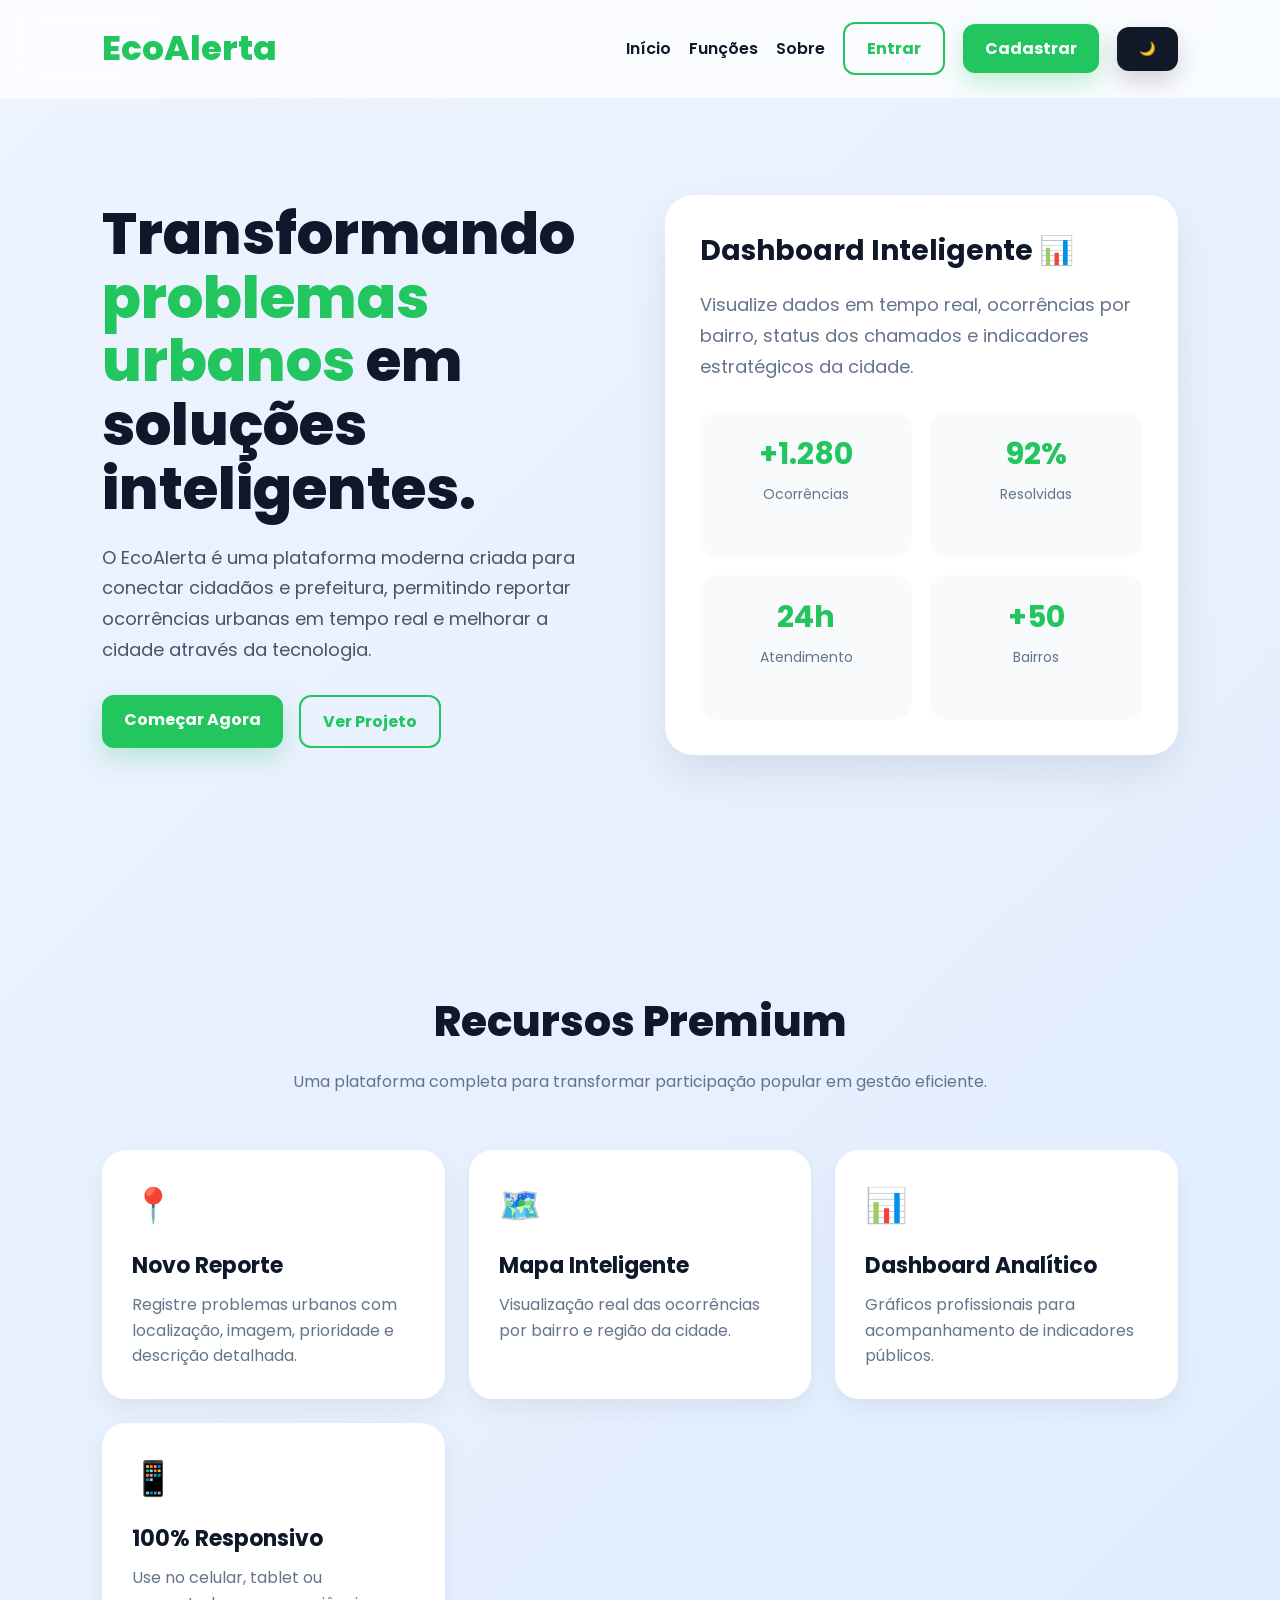
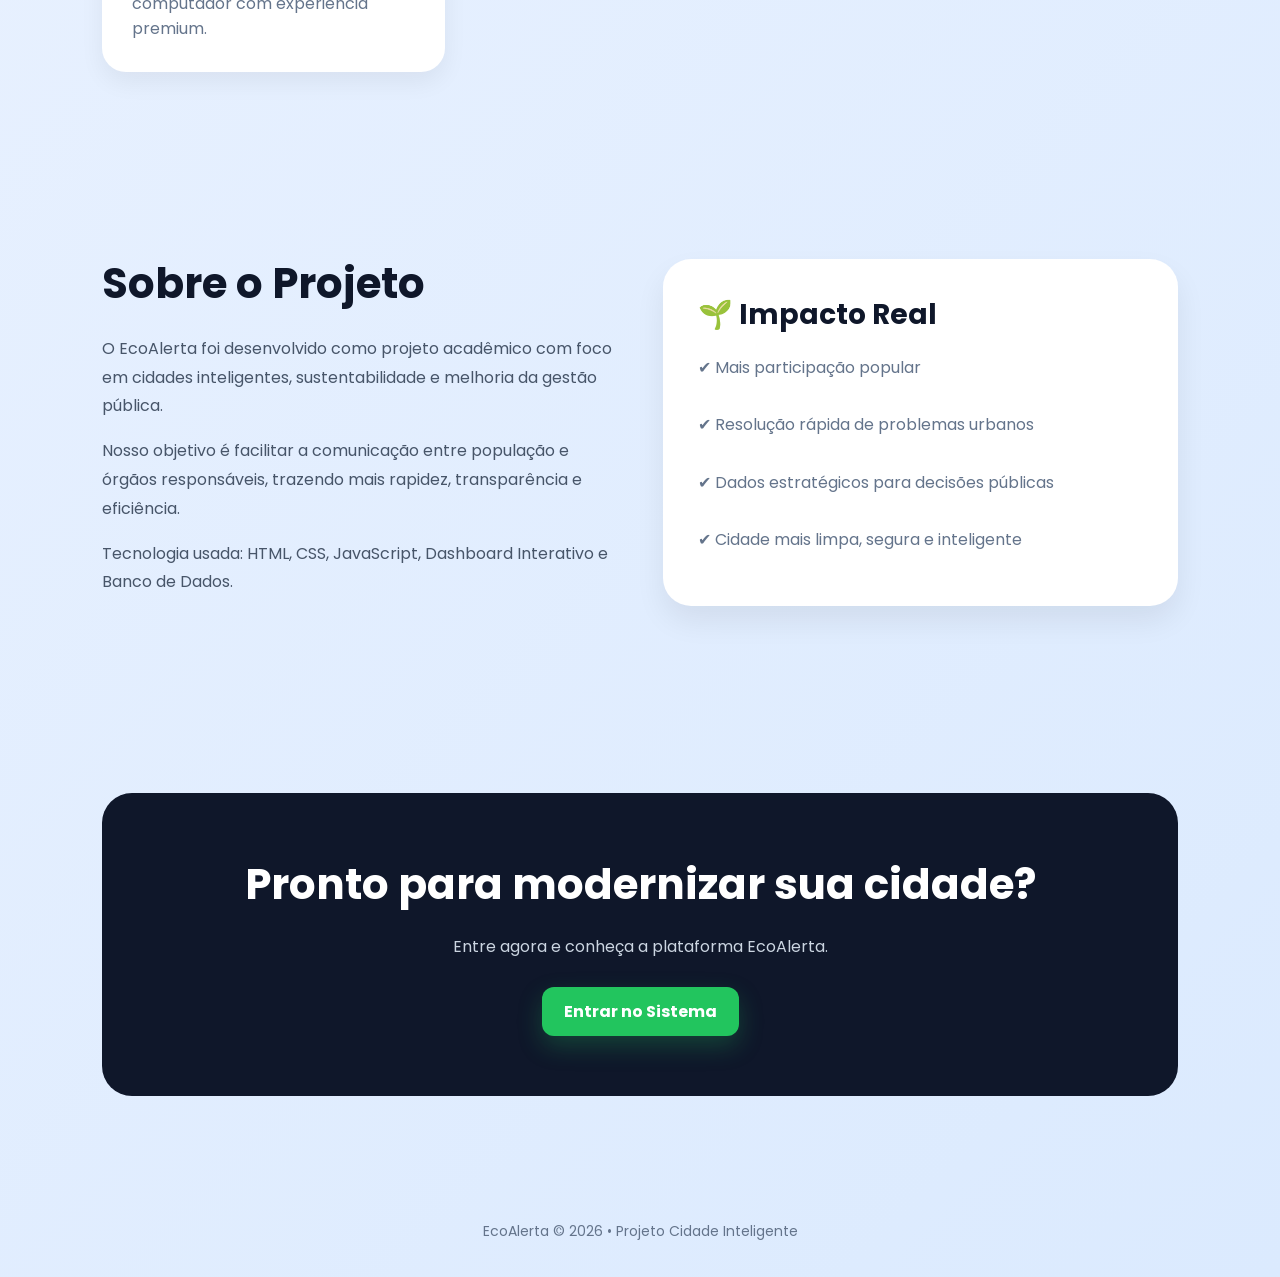
<file: frontend/pagina inicial/index.html>
<!DOCTYPE html>
<html lang="pt-br">
<head>
<meta charset="UTF-8">
<meta name="viewport" content="width=device-width, initial-scale=1.0">
<link rel="stylesheet" href="styles.css">
<title>EcoAlerta | Cidade Inteligente</title>

<link rel="preconnect" href="https://fonts.googleapis.com">
<link href="https://fonts.googleapis.com/css2?family=Poppins:wght@300;400;500;600;700;800&display=swap" rel="stylesheet">


</head>
<body>

    <div id="loader">
<div class="spin"></div>
<h2>EcoAlerta</h2>
</div>



<header>
<div class="logo">EcoAlerta</div>

<nav>
<a href="#inicio">Início</a>
<a href="#funcoes">Funções</a>
<a href="#sobre">Sobre</a>
<a href="../login/login.html" class="btn btn-outline">Entrar</a>
<a href="../login/login.html" class="btn btn-green">Cadastrar</a>
<button class="btn btn-theme" id="themeBtn" onclick="darkMode()">🌙</button>
</nav>
</header>

<!-- HERO -->
<section class="hero" id="inicio">

<div>
<h1>Transformando <span>problemas urbanos</span> em soluções inteligentes.</h1>

<p>
O EcoAlerta é uma plataforma moderna criada para conectar cidadãos e prefeitura, permitindo reportar ocorrências urbanas em tempo real e melhorar a cidade através da tecnologia.
</p>

<div class="hero-buttons">
<a href="../login/login.html" class="btn btn-green">Começar Agora</a>
<a href="#sobre" class="btn btn-outline">Ver Projeto</a>
</div>
</div>

<div class="hero-card">
<h3>Dashboard Inteligente 📊</h3>
<p style="color:#64748b; line-height:1.7;">
Visualize dados em tempo real, ocorrências por bairro, status dos chamados e indicadores estratégicos da cidade.
</p>

<div class="hero-stat">
<div class="stat">
<h2>+1.280</h2>
<p>Ocorrências</p>
</div>

<div class="stat">
<h2>92%</h2>
<p>Resolvidas</p>
</div>

<div class="stat">
<h2>24h</h2>
<p>Atendimento</p>
</div>

<div class="stat">
<h2>+50</h2>
<p>Bairros</p>
</div>
</div>
</div>

</section>

<!-- FEATURES -->
<section class="section" id="funcoes">

<h2 class="title">Recursos Premium</h2>
<p class="subtitle">
Uma plataforma completa para transformar participação popular em gestão eficiente.
</p>

<div class="grid">

<div class="card">
<div class="icon">📍</div>
<h3>Novo Reporte</h3>
<p>Registre problemas urbanos com localização, imagem, prioridade e descrição detalhada.</p>
</div>

<div class="card">
<div class="icon">🗺️</div>
<h3>Mapa Inteligente</h3>
<p>Visualização real das ocorrências por bairro e região da cidade.</p>
</div>

<div class="card">
<div class="icon">📊</div>
<h3>Dashboard Analítico</h3>
<p>Gráficos profissionais para acompanhamento de indicadores públicos.</p>
</div>

<div class="card">
<div class="icon">📱</div>
<h3>100% Responsivo</h3>
<p>Use no celular, tablet ou computador com experiência premium.</p>
</div>

</div>
</section>

<!-- SOBRE -->
<section class="section" id="sobre">

<div class="about">

<div>
<h2>Sobre o Projeto</h2>

<p>
O EcoAlerta foi desenvolvido como projeto acadêmico com foco em cidades inteligentes, sustentabilidade e melhoria da gestão pública.
</p>

<p>
Nosso objetivo é facilitar a comunicação entre população e órgãos responsáveis, trazendo mais rapidez, transparência e eficiência.
</p>

<p>
Tecnologia usada: HTML, CSS, JavaScript, Dashboard Interativo e Banco de Dados.
</p>
</div>

<div class="about-box">

<h3 style="font-size:28px; margin-bottom:18px;">🌱 Impacto Real</h3>

<p style="color:#64748b; line-height:1.8;">
✔ Mais participação popular<br><br>
✔ Resolução rápida de problemas urbanos<br><br>
✔ Dados estratégicos para decisões públicas<br><br>
✔ Cidade mais limpa, segura e inteligente
</p>

</div>

</div>

</section>

<!-- CTA -->
<section class="section">

<div class="cta">
<h2>Pronto para modernizar sua cidade?</h2>
<p>Entre agora e conheça a plataforma EcoAlerta.</p>

<a href="../login/login.html" class="btn btn-green">Entrar no Sistema</a>
</div>

</section>

<footer>
EcoAlerta © 2026 • Projeto Cidade Inteligente
</footer>

<script src="script.js"></script>
</body>
</html>
</file>
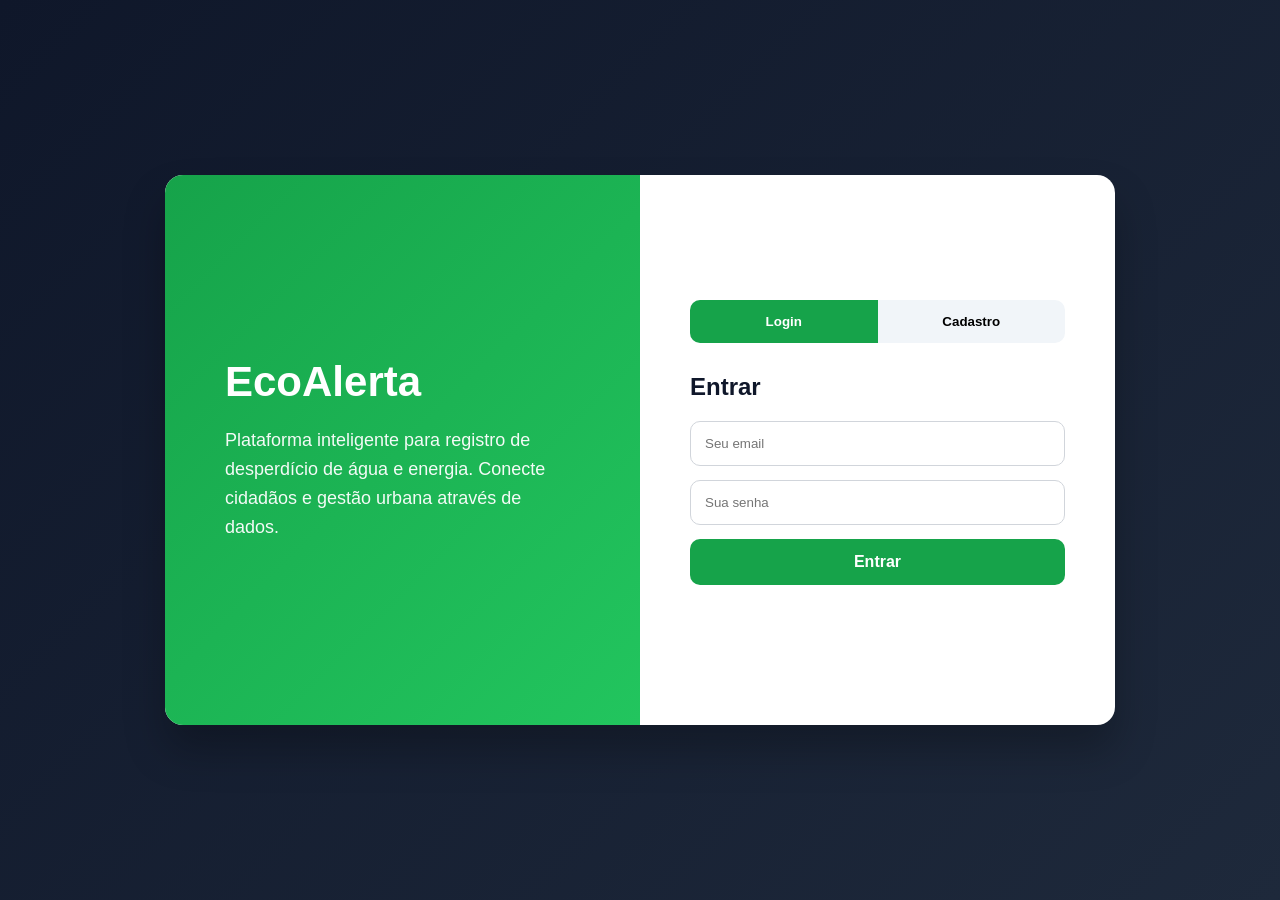
<file: frontend/conta/conta.html>
﻿<!DOCTYPE html>
<html lang="pt-br">
<head>
<meta charset="UTF-8">
<meta name="viewport" content="width=device-width, initial-scale=1.0">
<link rel="stylesheet" href="conta.css">
<title>EcoAlerta | Minha Conta</title>

</head>
<body id="body">

<div class="sidebar">

<div class="logo">EcoAlerta</div>

<a href="../../dashboard/dashboard.html"><span class="icon">📊</span><span>Dashboard</span></a>
<a href="../novo-report/novo-report.html"><span class="icon">➕</span><span>Novo Reporte</span></a>
<a href="../meus-registros/meus-registros.html"><span class="icon">📄</span><span>Meus Registros</span></a>
<a href="#" class="active"><span class="icon">👤</span><span>Minha Conta</span></a>
<a href="../pagina inicial/index.html" onclick="logout()"><span class="icon">🚪</span><span>Sair</span></a>

</div>

<div class="main">

<div class="topo">
<h1>Minha Conta</h1>
<div class="user" id="topUser"></div>
</div>

<div class="grid">

<!-- PERFIL -->
<div class="card">

<h2>Perfil</h2>

<div class="avatar" id="avatar">G</div>

<div class="row">
<input type="text" id="nome" placeholder="Nome">
<input type="email" id="email" placeholder="Email">
</div>

<div class="row">
<input type="text" id="telefone" placeholder="Telefone">
<input type="text" id="cidade" placeholder="Cidade">
</div>

<input type="password" id="senhaAtual"
placeholder="Senha atual">

<input type="password" id="novaSenha"
placeholder="Nova senha">

<input type="password" id="confirmarSenha"
placeholder="Confirmar nova senha">

<button class="btn save" onclick="salvar()">
Salvar altera&ccedil;&otilde;es
</button>

<div class="msg" id="msg"></div>

</div>

<!-- PAINEL -->
<div class="card">

<h2>Painel da Conta</h2>

<div class="stats">

<div class="box">
<h3>Total Reportes</h3>
<b id="total">0</b>
</div>

<div class="box">
<h3>Resolvidos</h3>
<b id="resolvidos">0</b>
</div>

<div class="box">
<h3>Pendentes</h3>
<b id="pendentes">0</b>
</div>

<div class="box">
<h3>&Uacute;ltimo login</h3>
<b style="font-size:16px" id="ultimo">Hoje</b>
</div>

</div>

<button class="btn dark" id="themeBtn" onclick="darkMode()">
Alternar dark mode
</button>

<button class="btn logout" onclick="logout()">
Sair da conta
</button>

<button class="btn delete" onclick="excluirConta()">
Excluir conta
</button>

</div>

</div>

</div>

<script src="conta.js"></script>
</body>
</html>
</file>
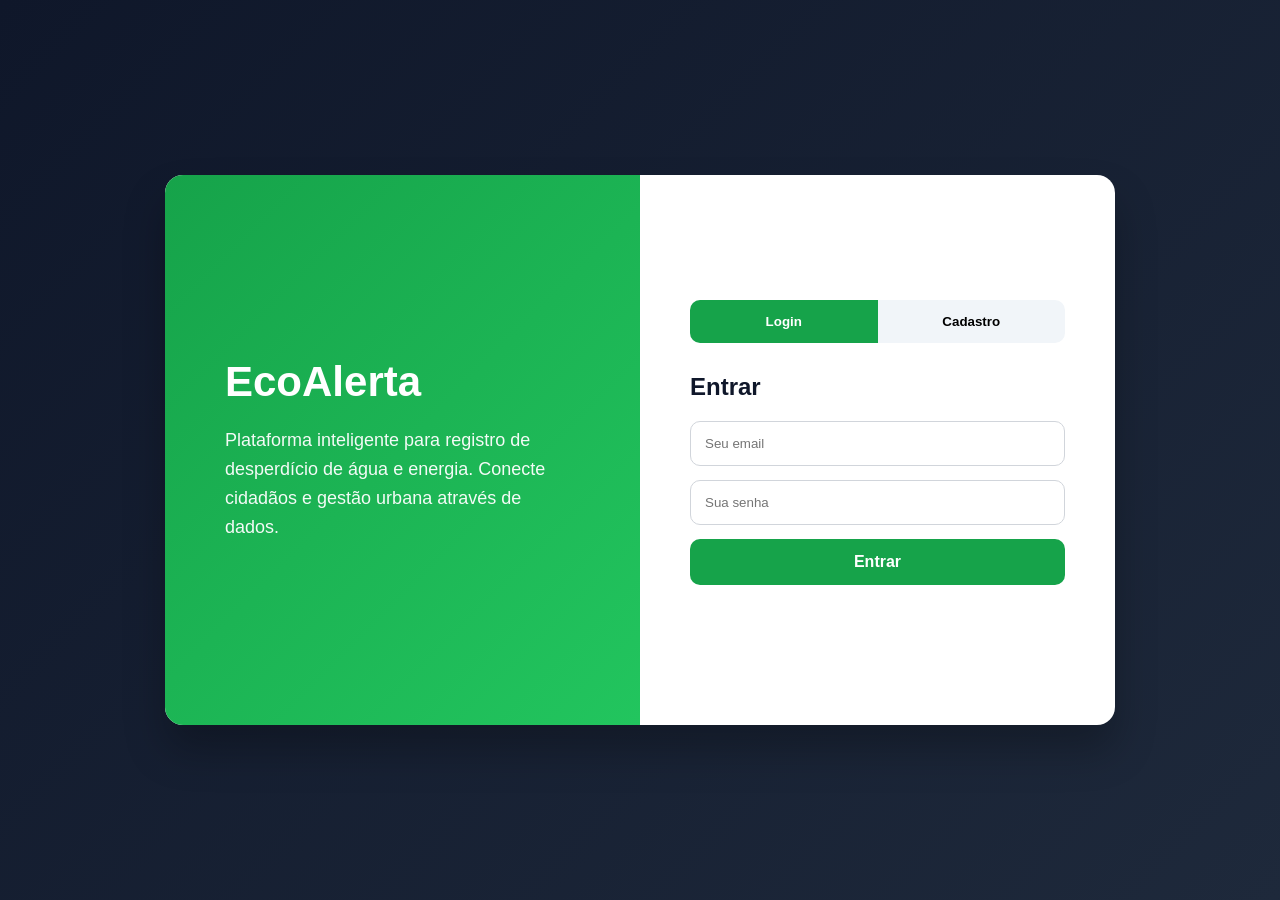
<file: frontend/login/login.html>
﻿<!DOCTYPE html>
<html lang="pt-br">
<head>
<meta charset="UTF-8">
<meta name="viewport" content="width=device-width, initial-scale=1.0">
<link rel="stylesheet" href="login.css">
<title>🚀 EcoAlerta | Login</title>

</head>
<body>

<div class="container">

<div class="left">
    <h1>EcoAlerta</h1>
    <p>
        Plataforma inteligente para registro de desperdício de água e energia.
        Conecte cidadãos e gestão urbana através de dados.
    </p>
</div>

<div class="right">

<div class="tabs">
    <button id="tabLogin" class="active" onclick="mostrarLogin()">Login</button>
    <button id="tabCadastro" onclick="mostrarCadastro()">Cadastro</button>
</div>

<!-- LOGIN -->
<form id="loginForm" class="active">
    <h2>Entrar</h2>

    <input type="email" id="loginEmail" placeholder="Seu email" required>
    <input type="password" id="loginSenha" placeholder="Sua senha" required>

    <button class="submit" type="submit">Entrar</button>
</form>

<!-- CADASTRO -->
<form id="cadastroForm">
    <h2>Criar Conta</h2>

    <input type="text" id="nome" placeholder="Nome completo" required>
    <input type="email" id="email" placeholder="Seu email" required>
    <input type="password" id="senha" placeholder="Senha segura" required>
    <input type="text" id="telefone" placeholder="Telefone">

    <button class="submit" type="submit">Cadastrar</button>
</form>

<div class="msg" id="msg"></div>

</div>

</div>

<script src="login.js"></script>
</body>
</html>
</file>
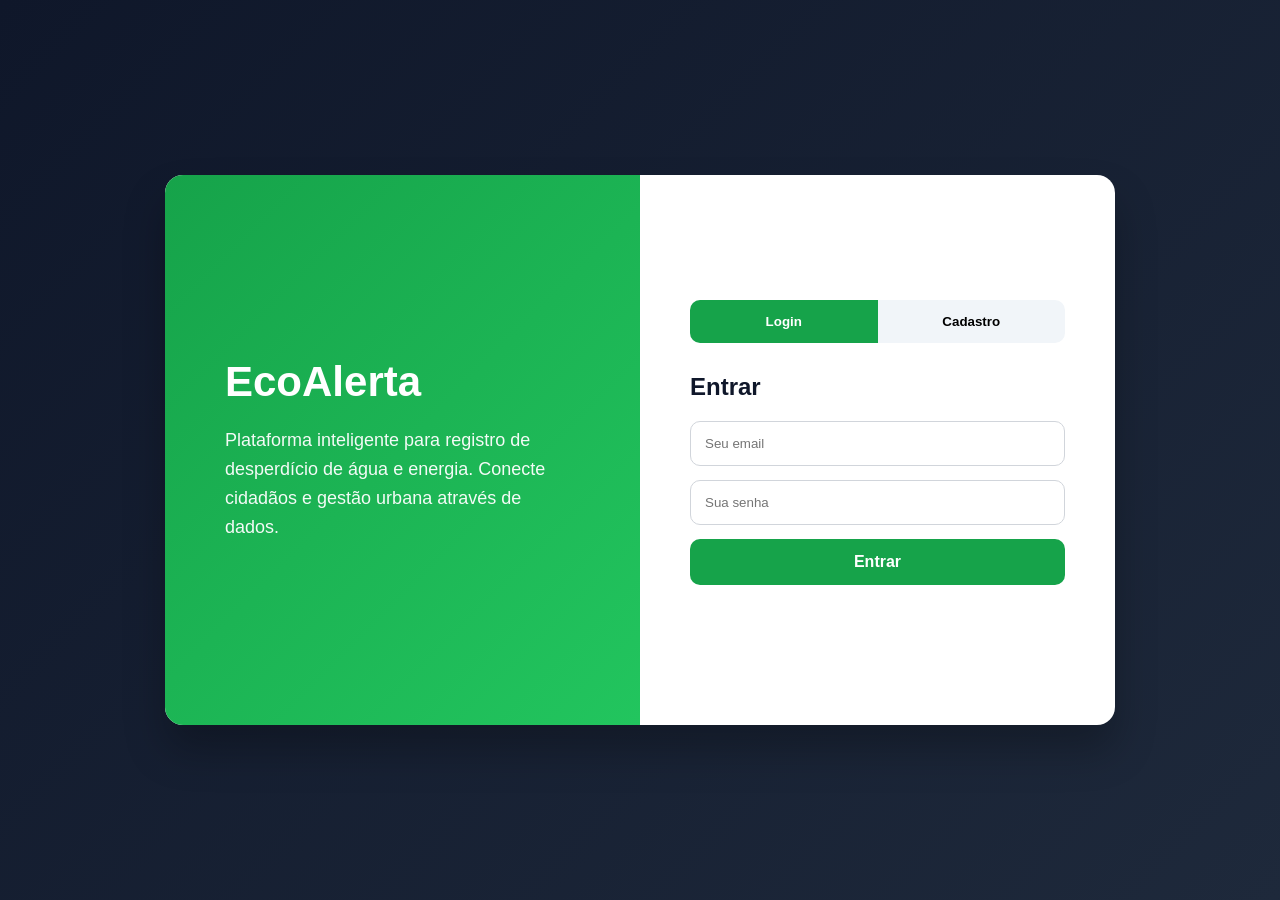
<file: frontend/meus-registros/meus-registros.html>
<!DOCTYPE html>
<html lang="pt-br">
<head>
<meta charset="UTF-8">
<meta name="viewport" content="width=device-width, initial-scale=1.0">
<link rel="stylesheet" href="meus-registros.css">
<title>EcoAlerta | Meus Registros</title>

</head>
<body>

<div class="sidebar">
<div class="logo">EcoAlerta</div>

<a href="../../dashboard/dashboard.html"><span class="icon">📊</span><span>Dashboard</span></a>
<a href="../novo-report/novo-report.html"><span class="icon">➕</span><span>Novo Reporte</span></a>
<a href="#" class="active"><span class="icon">📄</span><span>Meus Registros</span></a>
<a href="../conta/conta.html"><span class="icon">👤</span><span>Minha Conta</span></a>
<a href="../pagina inicial/index.html" onclick="logout()"><span class="icon">🚪</span><span>Sair</span></a>
</div>

<main class="main">
<div class="topo">
<h1>Meus Registros</h1>
<div class="user" id="nomeUser"></div>
<button class="btn btn-theme" id="themeBtn" onclick="darkMode()">🌙 Dark Mode</button>
</div>

<section class="box">
<div class="intro">
<div>
<h2>Chamados abertos por voce</h2>
</div>
<a class="btn" href="../novo-report/novo-report.html">Novo reporte</a>
</div>

<div class="lista" id="listaChamados"></div>
<article class="detalhe" id="detalheChamado"></article>
</section>
</main>

<script src="meus-registros.js"></script>
</body>
</html>
</file>
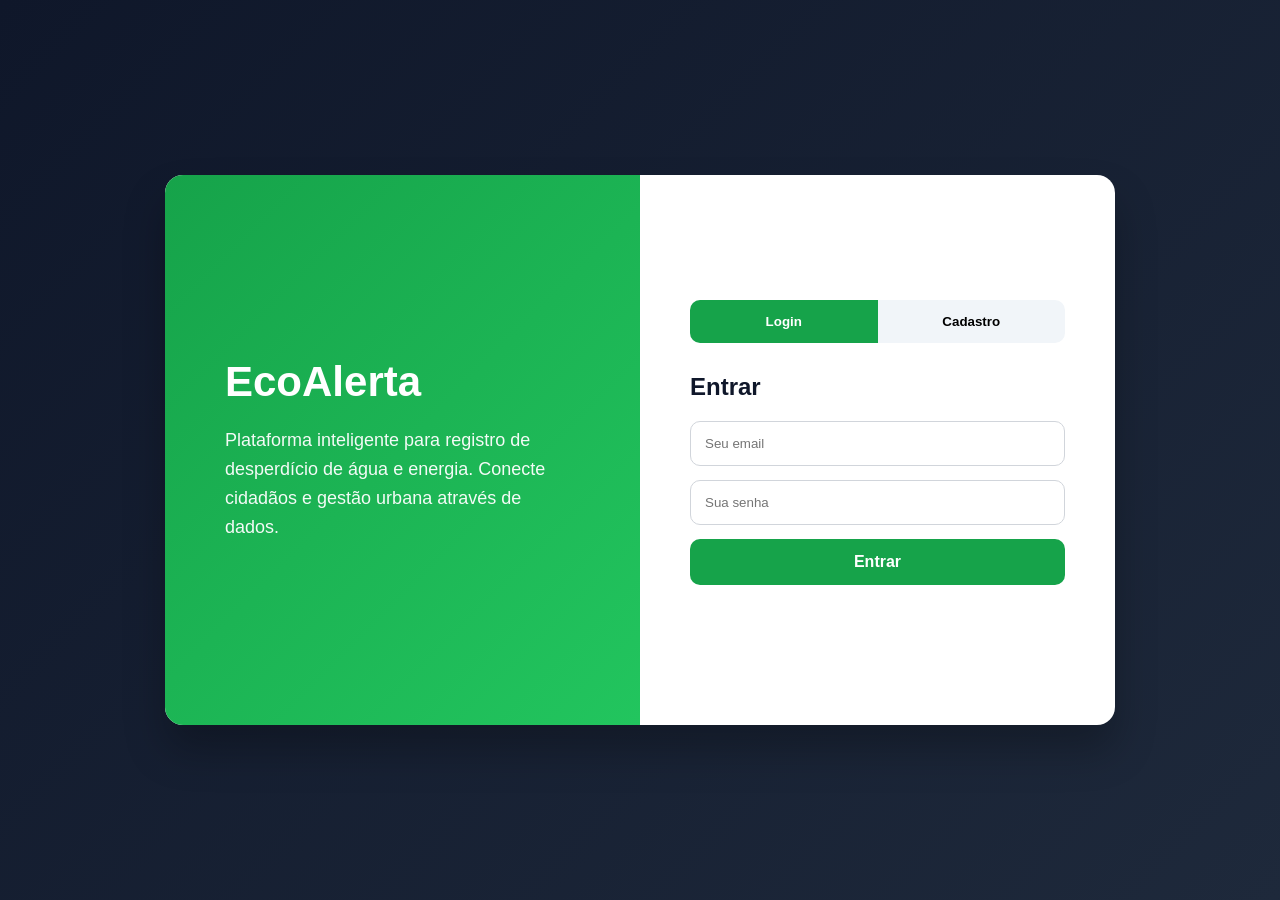
<file: frontend/novo-report/novo-report.html>
﻿<!DOCTYPE html>
<html lang="pt-br">
<head>
<meta charset="UTF-8">
<meta name="viewport" content="width=device-width, initial-scale=1.0">
<link rel="stylesheet" href="novo-report.css">
<title>EcoAlerta | Novo Reporte</title>

</head>
<body>

<!-- SIDEBAR -->
<div class="sidebar">

<div class="logo">EcoAlerta</div>

<a href="../../dashboard/dashboard.html"><span class="icon">📊</span><span>Dashboard</span></a>
<a href="#" class="active"><span class="icon">➕</span><span>Novo Reporte</span></a>
<a href="../meus-registros/meus-registros.html"><span class="icon">📄</span><span>Meus Registros</span></a>
<a href="../conta/conta.html"><span class="icon">👤</span><span>Minha Conta</span></a>
<a href="../pagina inicial/index.html" onclick="logout()"><span class="icon">🚪</span><span>Sair</span></a>

</div>

<div id="toast">Operação realizada com sucesso!</div>

<!-- MAIN -->
<div class="main">

<div class="topo">
<h1>Novo Reporte</h1>
<div class="user" id="nomeUser"></div>
<button class="btn-theme" id="themeBtn" onclick="darkMode()">🌙 Dark Mode</button>
</div>

<div class="box">

<form id="formReporte">

<!-- SOBRE -->
<div class="section">
<h2>Sobre a Ocorrência</h2>

<input type="text" id="titulo" placeholder="Título da ocorrência" required>

<select id="categoria" required>
<option value="">Selecione a categoria</option>
<option>Vazamento de Água</option>
<option>Falta de Água</option>
<option>Desperdício de Energia</option>
<option>Poste apagado</option>
<option>Fio caído</option>
<option>Lixo irregular</option>
<option>Outro</option>
</select>

<select id="gravidade">
<option>Baixa</option>
<option>Média</option>
<option>Alta</option>
<option>Urgente</option>
</select>

<textarea id="descricao" rows="5" placeholder="Descreva detalhadamente..." required></textarea>
</div>

<!-- LOCALIZACAO -->
<div class="section">
<h2>Localização</h2>

<div class="grid2">
<input type="text" id="cidade" placeholder="Cidade">
<input type="text" id="bairro" placeholder="Bairro">
</div>

<div class="grid2">
<input type="text" id="rua" placeholder="Rua / Referência">
<input type="text" id="cep" placeholder="CEP">
</div>

<input type="text" id="coords" placeholder="Localização GPS" readonly>

<button type="button" onclick="pegarLocalizacao()">Usar minha localização atual</button>
<button type="button" onclick="buscarLocalizacaoPorEndereco()">Buscar localização pelo endereço</button>
</div>

<!-- IMAGEM -->
<div class="section">
<h2>Evidência</h2>

<input type="file" id="foto" accept="image/*">

<img id="preview" class="preview">
</div>

<!-- EXTRA -->
<div class="section">
<h2>Informações Extras</h2>

<div class="grid2">
<input type="date" id="dataOcorrencia">
<input type="time" id="horaOcorrencia">
</div>
</div>

<button class="full" type="submit">Enviar Reporte</button>

<div class="msg" id="msg"></div>

</form>

</div>

</div>

<script src="novo-report.js"></script>
</body>
</html>
</file>
<file: frontend/pagina inicial/styles.css>
*{
margin:0;
padding:0;
box-sizing:border-box;
font-family:'Poppins',sans-serif;
scroll-behavior:smooth;
}

body{
background:linear-gradient(135deg,#eef4ff,#dbeafe);
color:#0f172a;
}

/* NAVBAR */
header{
width:100%;
padding:22px 8%;
display:flex;
justify-content:space-between;
align-items:center;
position:fixed;
top:0;
left:0;
z-index:999;
backdrop-filter:blur(14px);
background:rgba(255,255,255,.75);
border-bottom:1px solid rgba(255,255,255,.4);
}

.logo{
font-size:34px;
font-weight:800;
color:#22c55e;
}

nav{
display:flex;
gap:18px;
align-items:center;
}

nav a{
text-decoration:none;
color:#0f172a;
font-weight:600;
transition:.3s;
}

nav a:hover{
color:#22c55e;
}

.btn{
padding:12px 22px;
border:none;
border-radius:12px;
cursor:pointer;
font-weight:700;
transition:.3s;
text-decoration:none;
display:inline-block;
}

.btn-outline{
border:2px solid #22c55e;
color:#22c55e;
background:transparent;
}

.btn-outline:hover{
background:#22c55e;
color:#fff;
}

.btn-green{
background:#22c55e;
color:#fff;
box-shadow:0 10px 25px rgba(34,197,94,.25);
}

.btn-green:hover{
transform:translateY(-3px);
}

.btn-theme{
background:#111827;
color:#fff;
box-shadow:0 10px 25px rgba(15,23,42,.18);
}

.btn-theme:hover{
background:#0f172a;
transform:translateY(-3px);
}

body.darkmode{
background:linear-gradient(135deg,#0f172a,#1e293b);
color:#f8fafc;
}

.darkmode header{
background:rgba(15,23,42,.82);
border-bottom:1px solid rgba(148,163,184,.25);
}

.darkmode nav a{
color:#e2e8f0;
}

.darkmode nav a:hover{
color:#22c55e;
}

.darkmode .hero p,
.darkmode .subtitle,
.darkmode .card p,
.darkmode .about p,
.darkmode footer{
color:#cbd5e1;
}

.darkmode .hero-card,
.darkmode .card,
.darkmode .about-box,
.darkmode .stat{
background:#111827;
color:#f8fafc;
box-shadow:0 20px 40px rgba(0,0,0,.25);
}

.darkmode .stat p,
.darkmode .hero-card p,
.darkmode .about-box p{
color:#cbd5e1 !important;
}

.darkmode .btn-outline{
background:transparent;
}

.darkmode .btn-theme{
background:#f8fafc;
color:#0f172a;
box-shadow:0 10px 25px rgba(248,250,252,.18);
}

/* HERO */
.hero{
min-height:100vh;
display:grid;
grid-template-columns:1fr 1fr;
align-items:center;
padding:120px 8% 70px;
gap:50px;
}

.hero h1{
font-size:58px;
line-height:1.1;
margin-bottom:22px;
font-weight:800;
}

.hero h1 span{
color:#22c55e;
}

.hero p{
font-size:18px;
color:#475569;
line-height:1.7;
margin-bottom:30px;
max-width:580px;
}

.hero-buttons{
display:flex;
gap:16px;
flex-wrap:wrap;
}

.hero-card{
background:#fff;
padding:35px;
border-radius:28px;
box-shadow:0 20px 40px rgba(0,0,0,.08);
}

.hero-card h3{
font-size:28px;
margin-bottom:18px;
}

.hero-stat{
display:grid;
grid-template-columns:1fr 1fr;
gap:18px;
margin-top:25px;
}

.stat{
background:#f8fafc;
padding:20px;
border-radius:18px;
text-align:center;
}

.stat h2{
font-size:30px;
color:#22c55e;
}

.stat p{
font-size:14px;
margin-top:6px;
color:#64748b;
}

/* FEATURES */
.section{
padding:90px 8%;
}

.title{
text-align:center;
font-size:42px;
font-weight:800;
margin-bottom:15px;
}

.subtitle{
text-align:center;
color:#64748b;
max-width:700px;
margin:auto;
margin-bottom:55px;
line-height:1.7;
}

.grid{
display:grid;
grid-template-columns:repeat(auto-fit,minmax(260px,1fr));
gap:24px;
}

.card{
background:#fff;
padding:30px;
border-radius:24px;
box-shadow:0 10px 25px rgba(0,0,0,.06);
transition:.3s;
}

.card:hover{
transform:translateY(-8px);
}

.icon{
font-size:34px;
margin-bottom:18px;
}

.card h3{
font-size:22px;
margin-bottom:10px;
}

.card p{
color:#64748b;
line-height:1.6;
}

/* ABOUT */
.about{
display:grid;
grid-template-columns:1fr 1fr;
gap:45px;
align-items:center;
}

.about-box{
background:#fff;
padding:35px;
border-radius:28px;
box-shadow:0 15px 30px rgba(0,0,0,.07);
}

.about h2{
font-size:42px;
margin-bottom:20px;
}

.about p{
line-height:1.8;
color:#475569;
margin-bottom:16px;
}

/* CTA */
.cta{
background:#0f172a;
color:#fff;
border-radius:30px;
padding:60px;
text-align:center;
}

.cta h2{
font-size:42px;
margin-bottom:18px;
}

.cta p{
color:#cbd5e1;
margin-bottom:28px;
}

/* FOOTER */
footer{
padding:35px;
text-align:center;
color:#64748b;
font-size:14px;
}

/* RESPONSIVO */
@media(max-width:1000px){

.hero,
.about{
grid-template-columns:1fr;
}

.hero h1{
font-size:42px;
}

header{
padding:18px 5%;
}

.hero,
.section{
padding-left:5%;
padding-right:5%;
}

nav{
display:none;
}

}

#loader{
position:fixed;
inset:0;
background:#0f172a;
display:flex;
flex-direction:column;
justify-content:center;
align-items:center;
z-index:9999;
color:#fff;
}

.spin{
width:60px;
height:60px;
border:5px solid #334155;
border-top:5px solid #22c55e;
border-radius:50%;
animation:gira 1s linear infinite;
margin-bottom:20px;
}

@keyframes gira{
100%{transform:rotate(360deg);}
}
</file>
<file: frontend/conta/conta.css>
*{
margin:0;
padding:0;
box-sizing:border-box;
font-family:Arial, Helvetica, sans-serif;
}

body{
background:linear-gradient(135deg,#eef2f7,#dbeafe);
display:flex;
min-height:100vh;
color:#0f172a;
line-height:1.45;
overflow-x:hidden;
}

/* SIDEBAR */
.sidebar{
width:250px;
background:#0f172a;
color:#fff;
padding:30px 20px;
position:fixed;
height:100%;
}

.logo{
font-size:30px;
font-weight:800;
color:#22c55e;
margin-bottom:40px;
}

.sidebar a{
display:flex;
align-items:center;
gap:10px;
padding:14px;
margin-bottom:12px;
text-decoration:none;
color:#cbd5e1;
border-radius:12px;
transition:.3s;
font-weight:600;
line-height:1.2;
}

.sidebar .icon{
width:22px;
display:inline-flex;
justify-content:center;
font-size:18px;
flex-shrink:0;
}

.sidebar a:hover,
.sidebar a.active{
background:#1e293b;
color:#fff;
}

/* MAIN */
.main{
margin-left:250px;
width:calc(100% - 250px);
max-width:calc(100% - 250px);
padding:35px;
overflow-x:hidden;
}

/* TOPO */
.topo{
display:flex;
justify-content:space-between;
align-items:center;
margin-bottom:25px;
flex-wrap:wrap;
gap:15px;
}

.topo h1{
font-size:34px;
font-weight:800;
color:#0f172a;
}

.user{
background:#fff;
padding:12px 18px;
border-radius:14px;
font-weight:bold;
box-shadow:0 10px 20px rgba(0,0,0,.05);
line-height:1.35;
}

.user small{
display:block;
font-size:12px;
font-weight:700;
color:#64748b;
margin-top:2px;
}

/* GRID */
.grid{
display:grid;
grid-template-columns:minmax(0,1.1fr) minmax(0,.9fr);
gap:22px;
}

/* CARDS */
.card{
background:#fff;
padding:28px;
border-radius:24px;
box-shadow:0 10px 25px rgba(0,0,0,.06);
min-width:0;
}

.card h2{
font-size:22px;
margin-bottom:20px;
color:#0f172a;
}

/* PERFIL */
.avatar{
width:90px;
height:90px;
border-radius:50%;
background:#22c55e;
display:flex;
align-items:center;
justify-content:center;
font-size:34px;
font-weight:bold;
color:#fff;
margin-bottom:18px;
}

.row{
display:grid;
grid-template-columns:1fr 1fr;
gap:14px;
}

input,select{
width:100%;
padding:14px;
border:1px solid #dbe2ea;
border-radius:14px;
font-size:15px;
outline:none;
margin-bottom:14px;
min-width:0;
}

input:focus{
border-color:#22c55e;
box-shadow:0 0 0 4px rgba(34,197,94,.12);
}

/* STATS */
.stats{
display:grid;
grid-template-columns:1fr 1fr;
gap:14px;
margin-bottom:18px;
}

.box{
background:#f8fafc;
padding:18px;
border-radius:18px;
}

.box h3{
font-size:14px;
color:#64748b;
margin-bottom:8px;
}

.box b{
font-size:28px;
color:#0f172a;
}

/* BOTOES */
.btn{
width:100%;
padding:14px;
border:none;
border-radius:14px;
cursor:pointer;
font-weight:bold;
font-size:15px;
transition:.2s;
margin-top:10px;
line-height:1.3;
}

.save{
background:#22c55e;
color:#fff;
}

.save:hover{
background:#16a34a;
}

.dark{
background:#111827;
color:#fff;
}

.logout{
background:#ef4444;
color:#fff;
}

.delete{
background:#991b1b;
color:#fff;
}

.msg{
margin-top:14px;
font-weight:bold;
text-align:center;
color:#16a34a;
}

/* DARK MODE */
.darkmode{
background:#0f172a;
color:#fff;
}

.darkmode .topo h1,
.darkmode .card h2,
.darkmode .box b{
color:#fff;
}

.darkmode .card,
.darkmode .user{
background:#111827;
color:#fff;
}

.darkmode .user small{
color:#cbd5e1;
}

.darkmode input,
.darkmode select{
background:#1e293b;
color:#fff;
border-color:#334155;
}

.darkmode .box{
background:#1e293b;
color:#fff;
}

.darkmode .dark{
background:#f8fafc;
color:#0f172a;
}

@media(max-width:1100px){

.sidebar{
width:100%;
height:auto;
position:relative;
}

body{
flex-direction:column;
}

.main{
margin-left:0;
width:100%;
max-width:100%;
padding:24px;
}

.grid{
grid-template-columns:1fr;
}

.row,.stats{
grid-template-columns:1fr;
}

}
</file>
<file: frontend/login/login.css>
*{
    margin:0;
    padding:0;
    box-sizing:border-box;
    font-family:Arial, Helvetica, sans-serif;
}

body{
    height:100vh;
    display:flex;
    justify-content:center;
    align-items:center;
    background:linear-gradient(135deg,#0f172a,#1e293b);
}

.container{
    width:950px;
    height:550px;
    background:#fff;
    border-radius:18px;
    overflow:hidden;
    display:flex;
    box-shadow:0 25px 40px rgba(0,0,0,0.25);
}

.left{
    width:50%;
    background:linear-gradient(135deg,#16a34a,#22c55e);
    color:#fff;
    padding:60px;
    display:flex;
    flex-direction:column;
    justify-content:center;
}

.left h1{
    font-size:42px;
    margin-bottom:20px;
}

.left p{
    font-size:18px;
    line-height:1.6;
    opacity:0.95;
}

.right{
    width:50%;
    padding:50px;
    display:flex;
    flex-direction:column;
    justify-content:center;
}

.tabs{
    display:flex;
    background:#f1f5f9;
    border-radius:10px;
    overflow:hidden;
    margin-bottom:30px;
}

.tabs button{
    flex:1;
    padding:14px;
    border:none;
    background:transparent;
    cursor:pointer;
    font-weight:bold;
    transition:0.3s;
}

.tabs button.active{
    background:#16a34a;
    color:#fff;
}

form{
    display:none;
}

form.active{
    display:block;
}

h2{
    margin-bottom:20px;
    color:#0f172a;
}

input{
    width:100%;
    padding:14px;
    margin-bottom:14px;
    border:1px solid #d1d5db;
    border-radius:10px;
    outline:none;
    transition:0.3s;
}

input:focus{
    border-color:#16a34a;
}

.submit{
    width:100%;
    padding:14px;
    border:none;
    border-radius:10px;
    background:#16a34a;
    color:#fff;
    font-size:16px;
    font-weight:bold;
    cursor:pointer;
    transition:0.3s;
}

.submit:hover{
    background:#15803d;
}

.msg{
    margin-top:15px;
    text-align:center;
    font-weight:bold;
    color:#16a34a;
}

@media(max-width:900px){

.container{
    width:95%;
    height:auto;
    flex-direction:column;
}

.left,.right{
    width:100%;
}

.left{
    padding:35px;
}

.right{
    padding:35px;
}

}
</file>
<file: frontend/meus-registros/meus-registros.css>
*{
margin:0;
padding:0;
box-sizing:border-box;
font-family:Arial, Helvetica, sans-serif;
}

body{
background:linear-gradient(135deg,#eef2f7,#dbeafe);
display:flex;
min-height:100vh;
color:#0f172a;
}

.sidebar{
width:250px;
background:#0f172a;
color:#fff;
padding:30px 20px;
position:fixed;
height:100%;
}

.logo{
font-size:30px;
font-weight:800;
color:#22c55e;
margin-bottom:40px;
}

.sidebar a{
display:flex;
align-items:center;
gap:10px;
padding:14px;
margin-bottom:12px;
text-decoration:none;
color:#cbd5e1;
border-radius:12px;
transition:.3s;
font-weight:600;
line-height:1.2;
}

.sidebar .icon{
width:22px;
display:inline-flex;
justify-content:center;
font-size:18px;
flex-shrink:0;
}

.sidebar a:hover,
.sidebar a.active{
background:#1e293b;
color:#fff;
}

.main{
margin-left:250px;
width:100%;
padding:35px;
}

.topo{
display:flex;
justify-content:space-between;
align-items:center;
gap:15px;
margin-bottom:25px;
flex-wrap:wrap;
}

.topo h1{
font-size:34px;
font-weight:800;
}

.user{
background:#fff;
padding:12px 18px;
border-radius:14px;
font-weight:bold;
box-shadow:0 10px 20px rgba(0,0,0,.05);
}

.btn{
padding:13px 16px;
border:none;
border-radius:14px;
background:#16a34a;
color:#fff;
font-weight:bold;
cursor:pointer;
transition:.2s;
text-decoration:none;
display:inline-flex;
align-items:center;
justify-content:center;
}

.btn:hover{
background:#15803d;
transform:translateY(-2px);
}

.btn-theme{
background:#111827;
}

.btn-theme:hover{
background:#0f172a;
}

.box{
background:#fff;
padding:28px;
border-radius:20px;
box-shadow:0 10px 25px rgba(0,0,0,.06);
max-width:1100px;
margin:auto;
}

.intro{
display:flex;
justify-content:space-between;
gap:16px;
align-items:center;
margin-bottom:18px;
flex-wrap:wrap;
}

.intro h2{
font-size:22px;
}

.lista{
display:grid;
gap:12px;
}

.chamado-item{
width:100%;
display:grid;
grid-template-columns:auto 1fr auto;
gap:14px;
align-items:center;
padding:16px;
border:1px solid #e2e8f0;
border-radius:14px;
background:#f8fafc;
cursor:pointer;
text-align:left;
transition:.2s;
}

.chamado-item:hover{
border-color:#22c55e;
box-shadow:0 10px 18px rgba(15,23,42,.08);
transform:translateY(-1px);
}

.status-dot{
width:14px;
height:14px;
border-radius:50%;
background:#ef4444;
box-shadow:0 0 0 4px rgba(239,68,68,.12);
}

.status-andamento{
background:#f59e0b;
box-shadow:0 0 0 4px rgba(245,158,11,.16);
}

.status-concluido{
background:#22c55e;
box-shadow:0 0 0 4px rgba(34,197,94,.14);
}

.status-cancelado{
background:#64748b;
box-shadow:0 0 0 4px rgba(100,116,139,.14);
}

.chamado-nome{
font-weight:800;
font-size:16px;
color:#0f172a;
margin-bottom:4px;
}

.chamado-meta{
color:#64748b;
font-size:14px;
}

.ticket{
font-weight:800;
color:#0f172a;
background:#e2e8f0;
padding:8px 10px;
border-radius:10px;
white-space:nowrap;
}

.empty{
padding:28px;
border:1px dashed #cbd5e1;
border-radius:16px;
text-align:center;
color:#475569;
line-height:1.5;
}

.detalhe{
display:none;
margin-top:20px;
border-top:1px solid #e2e8f0;
padding-top:20px;
}

.detalhe.ativo{
display:block;
}

.detalhe-topo{
display:flex;
justify-content:space-between;
gap:12px;
align-items:flex-start;
margin-bottom:16px;
}

.detalhe-topo h2{
font-size:24px;
}

.detalhe-grid{
display:grid;
grid-template-columns:repeat(2,1fr);
gap:12px;
}

.campo{
background:#f8fafc;
border:1px solid #e2e8f0;
border-radius:14px;
padding:14px;
}

.campo span{
display:block;
font-size:12px;
font-weight:bold;
color:#64748b;
text-transform:uppercase;
margin-bottom:6px;
}

.campo.full{
grid-column:1/-1;
line-height:1.5;
}

body.darkmode{
background:linear-gradient(135deg,#0f172a,#1e293b);
color:#f8fafc;
}

.darkmode .box,
.darkmode .user{
background:#111827;
color:#f8fafc;
box-shadow:0 10px 25px rgba(0,0,0,.22);
}

.darkmode .chamado-item,
.darkmode .campo,
.darkmode .empty{
background:#1e293b;
border-color:#334155;
color:#f8fafc;
}

.darkmode .chamado-nome,
.darkmode .ticket{
color:#f8fafc;
}

.darkmode .ticket{
background:#334155;
}

.darkmode .chamado-meta,
.darkmode .campo span{
color:#cbd5e1;
}

.darkmode .btn-theme{
background:#f8fafc;
color:#0f172a;
}

@media(max-width:900px){
.sidebar{
width:100%;
height:auto;
position:relative;
}

.main{
margin-left:0;
padding:24px;
}

body{
flex-direction:column;
}

.detalhe-grid{
grid-template-columns:1fr;
}

.chamado-item{
grid-template-columns:auto 1fr;
}

.ticket{
grid-column:2;
justify-self:start;
}
}
</file>
<file: frontend/novo-report/novo-report.css>
*{
margin:0;
padding:0;
box-sizing:border-box;
font-family:Arial, Helvetica, sans-serif;
}

body{
background:linear-gradient(135deg,#eef2f7,#dbeafe);
display:flex;
min-height:100vh;
}

/* SIDEBAR */
.sidebar{
width:250px;
background:#0f172a;
color:#fff;
padding:30px 20px;
position:fixed;
height:100%;
}

.logo{
font-size:30px;
font-weight:800;
color:#22c55e;
margin-bottom:40px;
}

.sidebar a{
display:flex;
align-items:center;
gap:10px;
padding:14px;
margin-bottom:12px;
text-decoration:none;
color:#cbd5e1;
border-radius:12px;
transition:.3s;
font-weight:600;
line-height:1.2;
}

.sidebar .icon{
width:22px;
display:inline-flex;
justify-content:center;
font-size:18px;
flex-shrink:0;
}

.sidebar a:hover,
.sidebar a.active{
background:#1e293b;
color:#fff;
}

/* MAIN */
.main{
margin-left:250px;
width:100%;
padding:35px;
}

.topo{
display:flex;
justify-content:space-between;
align-items:center;
margin-bottom:25px;
}

.topo h1{
font-size:34px;
font-weight:800;
color:#0f172a;
}

.user{
background:#fff;
padding:12px 18px;
border-radius:14px;
font-weight:bold;
box-shadow:0 10px 20px rgba(0,0,0,.05);
}

/* CARD */
.box{
background:#fff;
padding:35px;
border-radius:24px;
box-shadow:0 10px 25px rgba(0,0,0,.06);
max-width:1000px;
margin:auto;
}

.section{
margin-bottom:28px;
}

.section h2{
font-size:22px;
margin-bottom:15px;
color:#0f172a;
}

.grid2{
display:grid;
grid-template-columns:1fr 1fr;
gap:15px;
}

input,select,textarea{
width:100%;
padding:15px;
border:1px solid #dbe2ea;
border-radius:14px;
margin-bottom:15px;
outline:none;
font-size:15px;
transition:.2s;
}

input:focus,
select:focus,
textarea:focus{
border-color:#22c55e;
box-shadow:0 0 0 4px rgba(34,197,94,.12);
}

button{
padding:15px;
border:none;
border-radius:14px;
background:#16a34a;
color:#fff;
font-weight:bold;
cursor:pointer;
transition:.2s;
}

button:hover{
background:#15803d;
transform:translateY(-2px);
}

.btn-theme{
background:#111827;
}

.btn-theme:hover{
background:#0f172a;
}

.full{
width:100%;
}

.preview{
margin-top:10px;
max-width:220px;
border-radius:15px;
display:none;
}

.msg{
margin-top:15px;
font-weight:bold;
color:#16a34a;
line-height:1.6;
}

body.darkmode{
background:linear-gradient(135deg,#0f172a,#1e293b);
color:#f8fafc;
}

.darkmode .topo h1,
.darkmode .section h2{
color:#f8fafc;
}

.darkmode .box,
.darkmode .user{
background:#111827;
color:#f8fafc;
box-shadow:0 10px 25px rgba(0,0,0,.22);
}

.darkmode input,
.darkmode select,
.darkmode textarea{
background:#1e293b;
color:#f8fafc;
border-color:#334155;
}

.darkmode .btn-theme{
background:#f8fafc;
color:#0f172a;
}

/* RESPONSIVO */
@media(max-width:900px){

.sidebar{
width:100%;
height:auto;
position:relative;
}

.main{
margin-left:0;
}

body{
flex-direction:column;
}

.grid2{
grid-template-columns:1fr;
}

.topo{
flex-direction:column;
gap:15px;
align-items:flex-start;
}

#toast{
position:fixed;
top:25px;
right:25px;
background:#22c55e;
color:#fff;
padding:14px 18px;
border-radius:12px;
font-weight:bold;
display:none;
z-index:999;
box-shadow:0 10px 20px rgba(0,0,0,.12);
}

}
</file>
